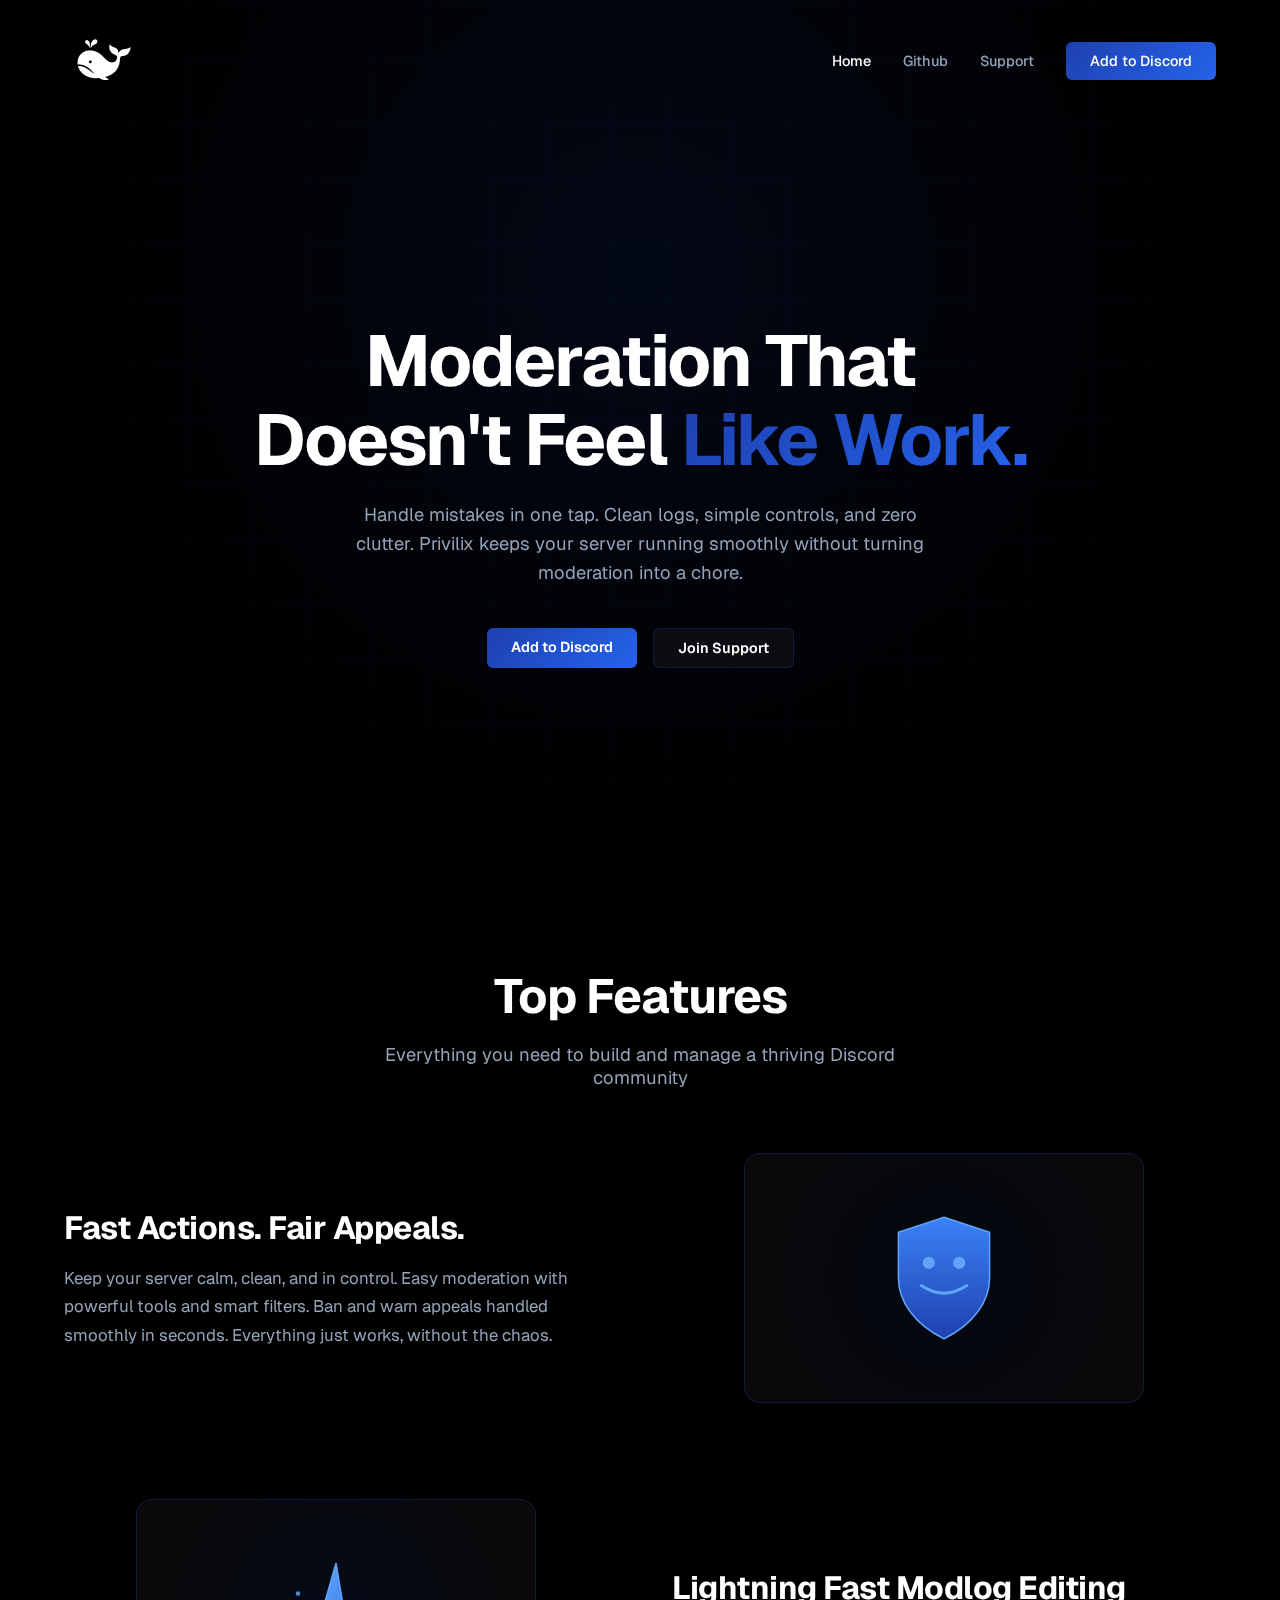
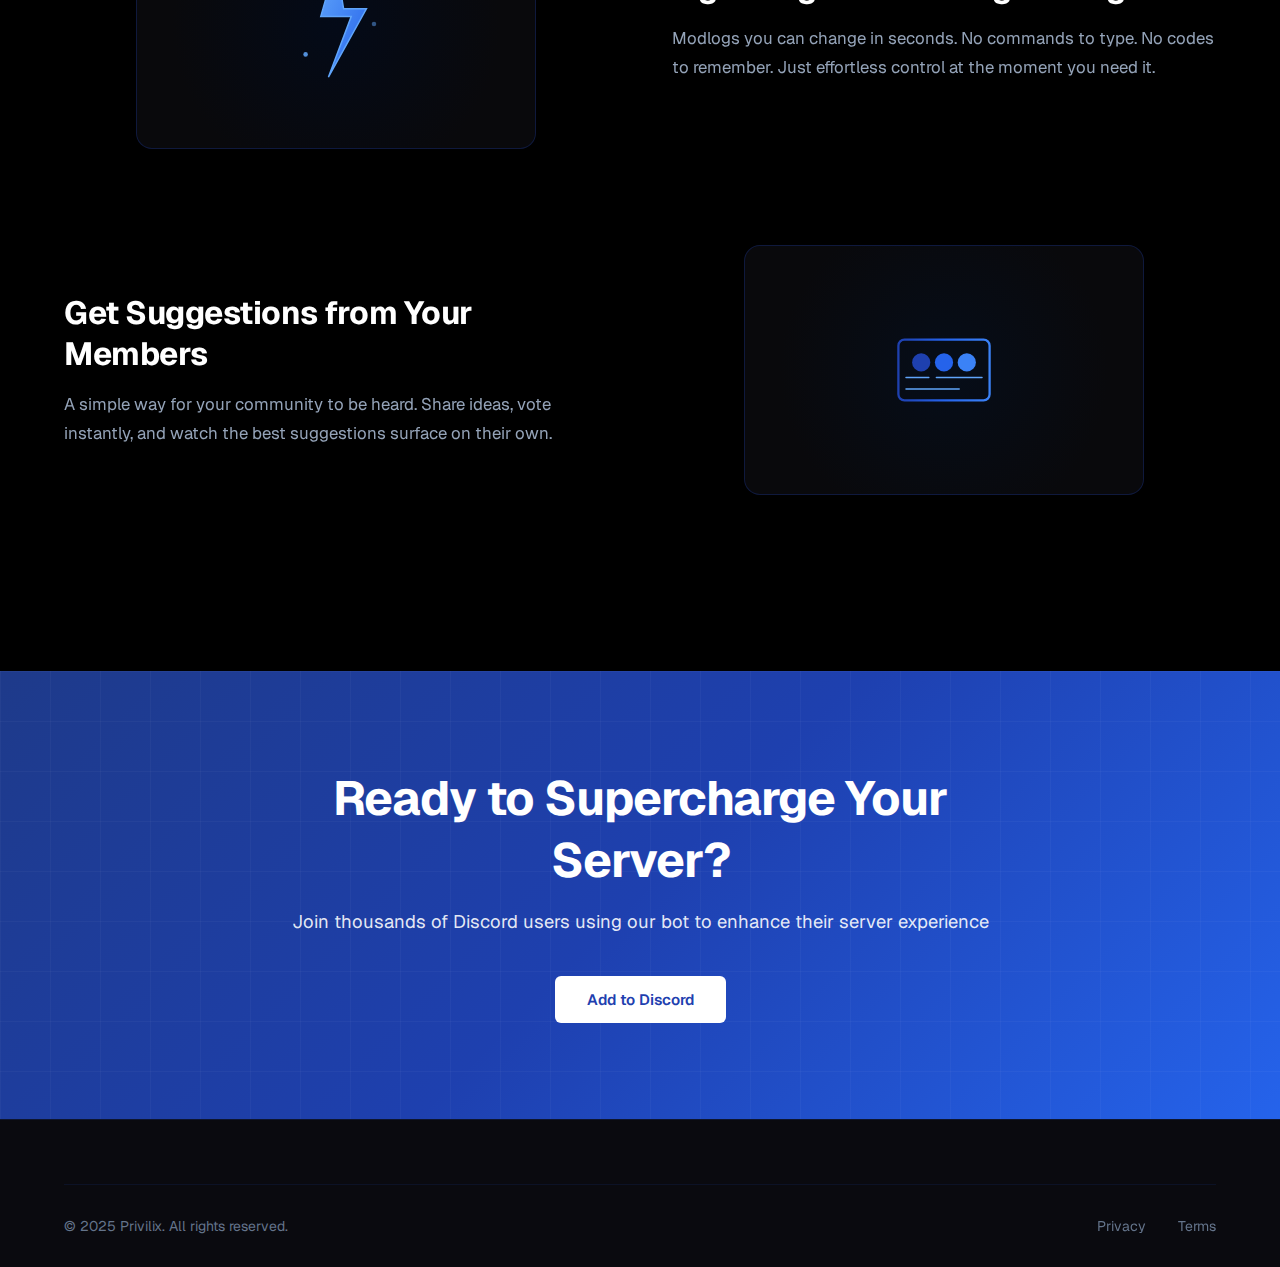
<file: index.html>
<!doctype html>
<html lang="en">
    <head>
        <link rel="preconnect" href="https://fonts.googleapis.com" />
        <link rel="shortcut icon" href="assets/img/favicon.ico" type="image/x-icon" />
        <link rel="preconnect" href="https://fonts.gstatic.com" crossorigin />
        <link
            href="https://fonts.googleapis.com/css2?family=Geist:wght@100..900&display=swap"
            rel="stylesheet"
        />
        <meta charset="UTF-8" />
        <meta name="viewport" content="width=device-width, initial-scale=1.0" />
        <title>Privilix - Less stress. More community.</title>
        <meta property="og:title" content="Privilix — Less Stress, More Community" />
<meta property="og:description" content="Clean modlogs, smooth appeals, simple suggestions and solid moderation. One bot that keeps your server running without the clutter." />
        <link
            rel="stylesheet"
            href="assets/css/index.css"
            type="text/css"
            media="all"
        />
    </head>
    <body>
        <div class="bg-animation"></div>

        <nav>
            <div class="logo">
                <img src="assets/img/nav-logo.png" width="80px" alt="" />
            </div>
            <ul class="nav-links">
                <li><a href="#" class="active">Home</a></li>
                <li><a href="https://github.com/ayushdotdev">Github</a></li>
                <li><a href="https://discord.gg/K6EDkaVERk">Support</a></li>
                <li><a href="https://discord.com/oauth2/authorize?client_id=1133741199505760266&permissions=1374859652183&integration_type=0&scope=bot" class="btn-primary active">Add to Discord</a></li>
            </ul>
            <div class="hamburger" onclick="toggleMenu()">
                <span></span>
                <span></span>
                <span></span>
            </div>
        </nav>

        <div class="mobile-menu">
            <ul>
                <li><a href="#" class="active">Home</a></li>
                <li><a href="https://github.com/ayushdotdev">Github</a></li>
                <li><a href="https://discord.gg/K6EDkaVERk">Support</a></li> 
            </ul>
            <a href="https://discord.com/oauth2/authorize?client_id=1133741199505760266&permissions=1374859652183&integration_type=0&scope=bot" class="btn-primary active">Add to Discord</a>
        </div>

        <section class="hero">
            <div class="hero-content">
                <h1>
                    Moderation That<br />
                    Doesn't Feel <span class="gradient-text">Like Work.</span>
                </h1>
                <p>
                    Handle mistakes in one tap. Clean logs, simple controls, and zero clutter. Privilix keeps your server running smoothly without turning moderation into a chore.
                </p>
                <div class="cta-buttons">
                    <a href="https://discord.com/oauth2/authorize?client_id=1133741199505760266&permissions=1374859652183&integration_type=0&scope=bot" class="btn-primary">Add to Discord</a>
                    <a href="https://discord.gg/K6EDkaVERk" class="btn-secondary">Join Support</a>
                </div>
            </div>
        </section>
        <!-- Features Section -->
        <section class="features-section">
            <div class="section-header">
                <h2>Top Features</h2>
                <p>
                    Everything you need to build and manage a thriving Discord
                    community
                </p>
            </div>

            <div class="feature-row">
                <div class="feature-content">
                    <h3>Fast Actions. Fair Appeals.</h3>
                    <p>
                        Keep your server calm, clean, and in control. Easy moderation with powerful tools and smart filters. Ban and warn appeals handled smoothly in seconds. Everything just works, without the chaos.
                    </p>
                </div>
                <div class="feature-visual">
                    <div class="visual-card moderation">
                        <svg
                            viewBox="0 0 200 200"
                            xmlns="http://www.w3.org/2000/svg"
                        >
                            <defs>
                                <linearGradient
                                    id="shieldGradient"
                                    x1="0%"
                                    y1="0%"
                                    x2="0%"
                                    y2="100%"
                                >
                                    <stop
                                        offset="0%"
                                        style="
                                            stop-color: #3b82f6;
                                            stop-opacity: 1;
                                        "
                                    />
                                    <stop
                                        offset="100%"
                                        style="
                                            stop-color: #1e40af;
                                            stop-opacity: 1;
                                        "
                                    />
                                </linearGradient>
                            </defs>
                            <path
                                d="M100 20 L160 40 L160 100 C160 130 140 160 100 180 C60 160 40 130 40 100 L40 40 Z"
                                fill="url(#shieldGradient)"
                                stroke="#60a5fa"
                                stroke-width="2"
                            />
                            <circle cx="80" cy="80" r="8" fill="#60a5fa" />
                            <circle cx="120" cy="80" r="8" fill="#60a5fa" />
                            <path
                                d="M70 110 Q100 130 130 110"
                                stroke="#60a5fa"
                                stroke-width="4"
                                fill="none"
                                stroke-linecap="round"
                            />
                        </svg>
                    </div>
                </div>
            </div>

            <div class="feature-row reverse">
                <div class="feature-content">
                    <h3>Lightning Fast Modlog Editing</h3>
                    <p>
                        Modlogs you can change in seconds. No commands to type. No codes to remember. Just effortless control at the moment you need it.
                    </p>
                </div>
                <div class="feature-visual">
                    <div class="visual-card lightning">
                        <svg
                            viewBox="0 0 200 200"
                            xmlns="http://www.w3.org/2000/svg"
                        >
                            <defs>
                                <linearGradient
                                    id="lightningGradient"
                                    x1="0%"
                                    y1="0%"
                                    x2="100%"
                                    y2="100%"
                                >
                                    <stop
                                        offset="0%"
                                        style="
                                            stop-color: #60a5fa;
                                            stop-opacity: 1;
                                        "
                                    />
                                    <stop
                                        offset="100%"
                                        style="
                                            stop-color: #2563eb;
                                            stop-opacity: 1;
                                        "
                                    />
                                </linearGradient>
                            </defs>
                            <path
                                d="M100 20 L80 90 L120 90 L90 170 L140 80 L110 80 Z"
                                fill="url(#lightningGradient)"
                                stroke="#60a5fa"
                                stroke-width="2"
                            />
                            <circle
                                cx="50"
                                cy="60"
                                r="3"
                                fill="#60a5fa"
                                opacity="0.6"
                            >
                                <animate
                                    attributeName="opacity"
                                    values="0.3;1;0.3"
                                    dur="2s"
                                    repeatCount="indefinite"
                                />
                            </circle>
                            <circle
                                cx="150"
                                cy="100"
                                r="3"
                                fill="#60a5fa"
                                opacity="0.6"
                            >
                                <animate
                                    attributeName="opacity"
                                    values="1;0.3;1"
                                    dur="2s"
                                    repeatCount="indefinite"
                                />
                            </circle>
                            <circle
                                cx="60"
                                cy="140"
                                r="3"
                                fill="#60a5fa"
                                opacity="0.6"
                            >
                                <animate
                                    attributeName="opacity"
                                    values="0.5;1;0.5"
                                    dur="2s"
                                    repeatCount="indefinite"
                                />
                            </circle>
                        </svg>
                    </div>
                </div>
            </div>

            <div class="feature-row">
                <div class="feature-content">
                    <h3>Get Suggestions from Your Members</h3>
                    <p>
                        A simple way for your community to be heard. Share ideas, vote instantly, and watch the best suggestions surface on their own.
                    </p>
                </div>
                <div class="feature-visual">
                    <div class="visual-card customize">
                        <svg
                            viewBox="0 0 200 200"
                            xmlns="http://www.w3.org/2000/svg"
                        >
                            <defs>
                                <linearGradient
                                    id="paletteGradient"
                                    x1="0%"
                                    y1="0%"
                                    x2="100%"
                                    y2="0%"
                                >
                                    <stop
                                        offset="0%"
                                        style="
                                            stop-color: #1e40af;
                                            stop-opacity: 1;
                                        "
                                    />
                                    <stop
                                        offset="50%"
                                        style="
                                            stop-color: #2563eb;
                                            stop-opacity: 1;
                                        "
                                    />
                                    <stop
                                        offset="100%"
                                        style="
                                            stop-color: #3b82f6;
                                            stop-opacity: 1;
                                        "
                                    />
                                </linearGradient>
                            </defs>
                            <rect
                                x="40"
                                y="60"
                                width="120"
                                height="80"
                                rx="8"
                                fill="none"
                                stroke="url(#paletteGradient)"
                                stroke-width="3"
                            />
                            <circle cx="70" cy="90" r="12" fill="#1e40af" />
                            <circle cx="100" cy="90" r="12" fill="#2563eb" />
                            <circle cx="130" cy="90" r="12" fill="#3b82f6" />
                            <path
                                d="M50 110 L80 110"
                                stroke="#60a5fa"
                                stroke-width="2"
                                stroke-linecap="round"
                            />
                            <path
                                d="M90 110 L150 110"
                                stroke="#60a5fa"
                                stroke-width="2"
                                stroke-linecap="round"
                            />
                            <path
                                d="M50 125 L120 125"
                                stroke="#60a5fa"
                                stroke-width="2"
                                stroke-linecap="round"
                            />
                        </svg>
                    </div>
                </div>
            </div>
        </section>

        <!-- CTA Section -->
        <section class="cta-section">
            <div class="cta-container">
                <div class="cta-content">
                    <h2>Ready to Supercharge Your Server?</h2>
                    <p>
                        Join thousands of Discord users using our bot to enhance their server experience
                    </p>
                    <div class="cta-buttons">
                        <a href="https://discord.com/oauth2/authorize?client_id=1133741199505760266&permissions=1374859652183&integration_type=0&scope=bot" class="btn-cta-primary">Add to Discord</a>
                    </div>
                </div>
            </div>
        </section>

        <!-- Footer -->
        <footer class="footer">
            <div class="footer-container">

                <div class="footer-bottom">
                    <p>&copy; 2025 Privilix. All rights reserved.</p>
                    <div class="footer-bottom-links">
                        <a href="pp.html">Privacy</a>
                        <a href="tos.html">Terms</a>
                    </div>
                </div>
            </div>
        </footer>
        <script>
            function toggleMenu() {
                const hamburger = document.querySelector(".hamburger");
                const mobileMenu = document.querySelector(".mobile-menu");
                hamburger.classList.toggle("active");
                mobileMenu.classList.toggle("active");
            }

            // Close menu when clicking outside
            document.addEventListener("click", function (event) {
                const mobileMenu = document.querySelector(".mobile-menu");
                const hamburger = document.querySelector(".hamburger");
                const isClickInside =
                    mobileMenu.contains(event.target) ||
                    hamburger.contains(event.target);

                if (!isClickInside && mobileMenu.classList.contains("active")) {
                    hamburger.classList.remove("active");
                    mobileMenu.classList.remove("active");
                }
            });
        </script>
    </body>
</html>
</file>
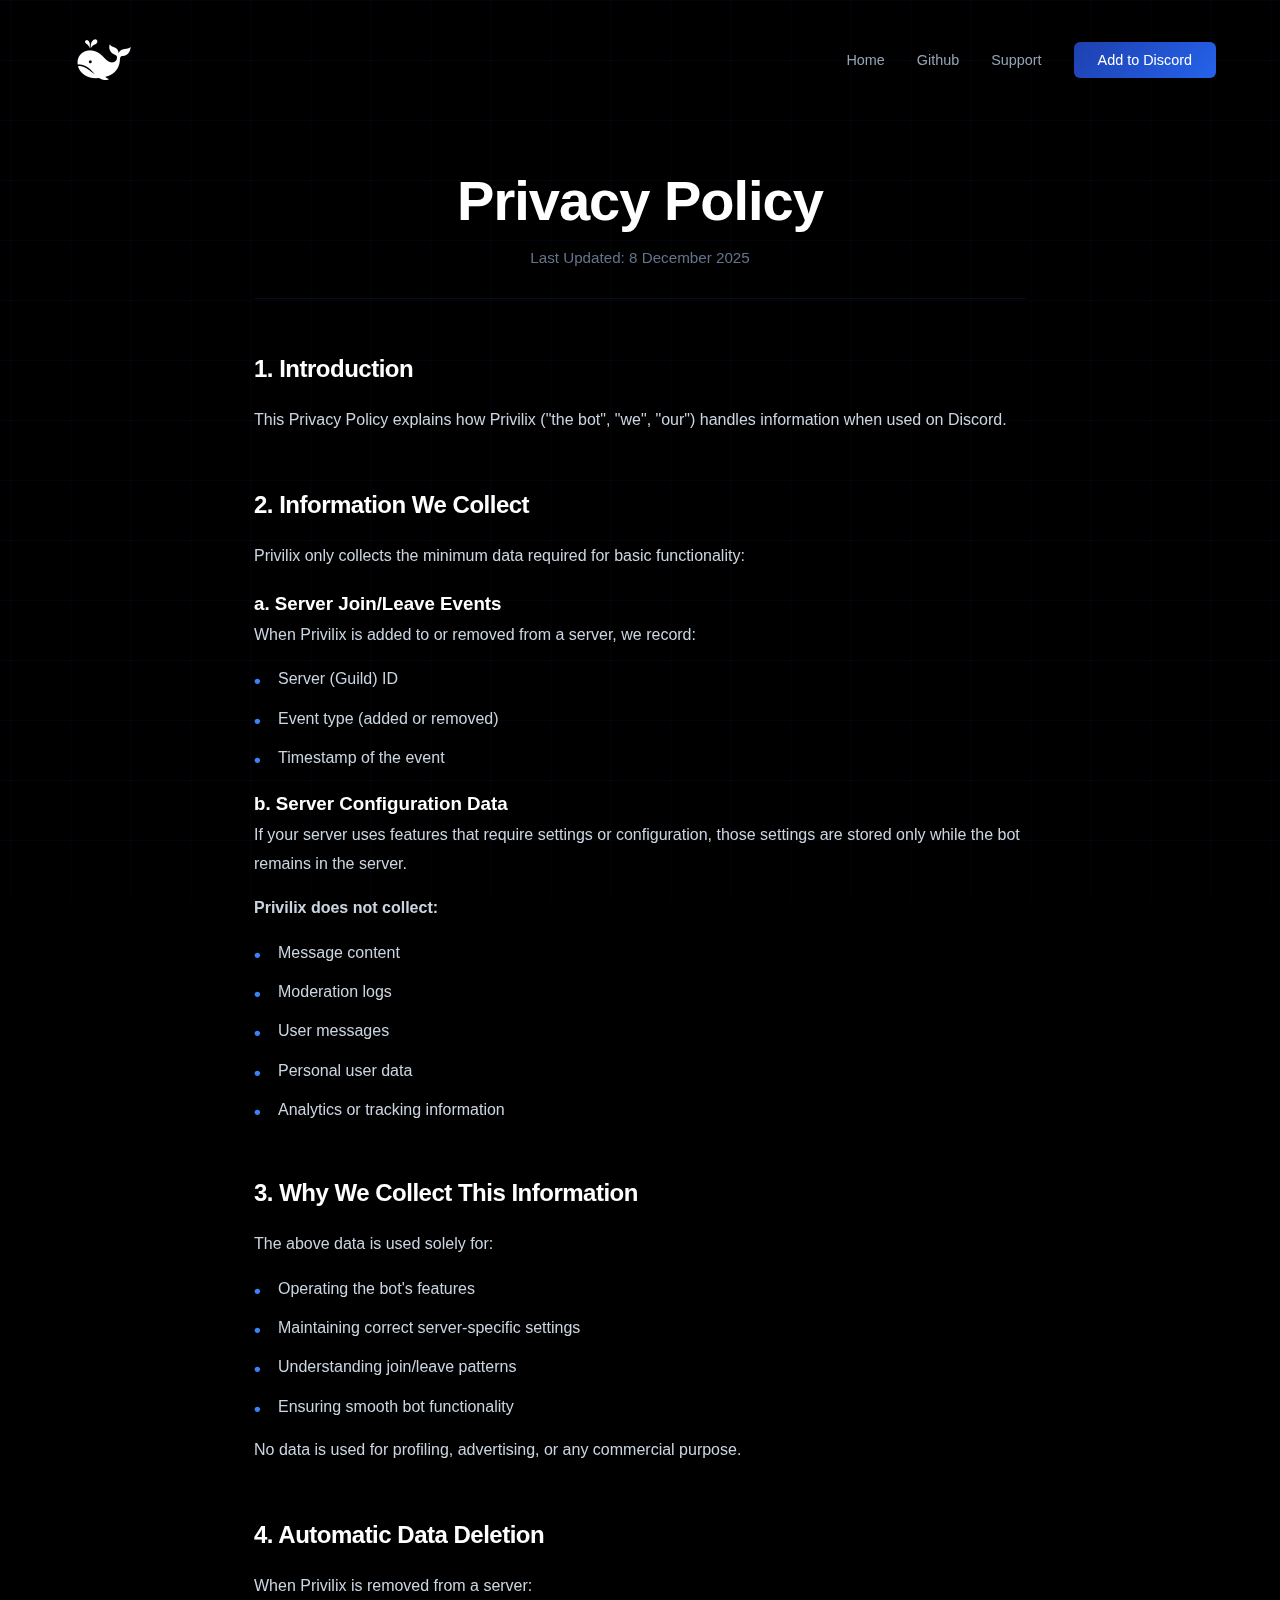
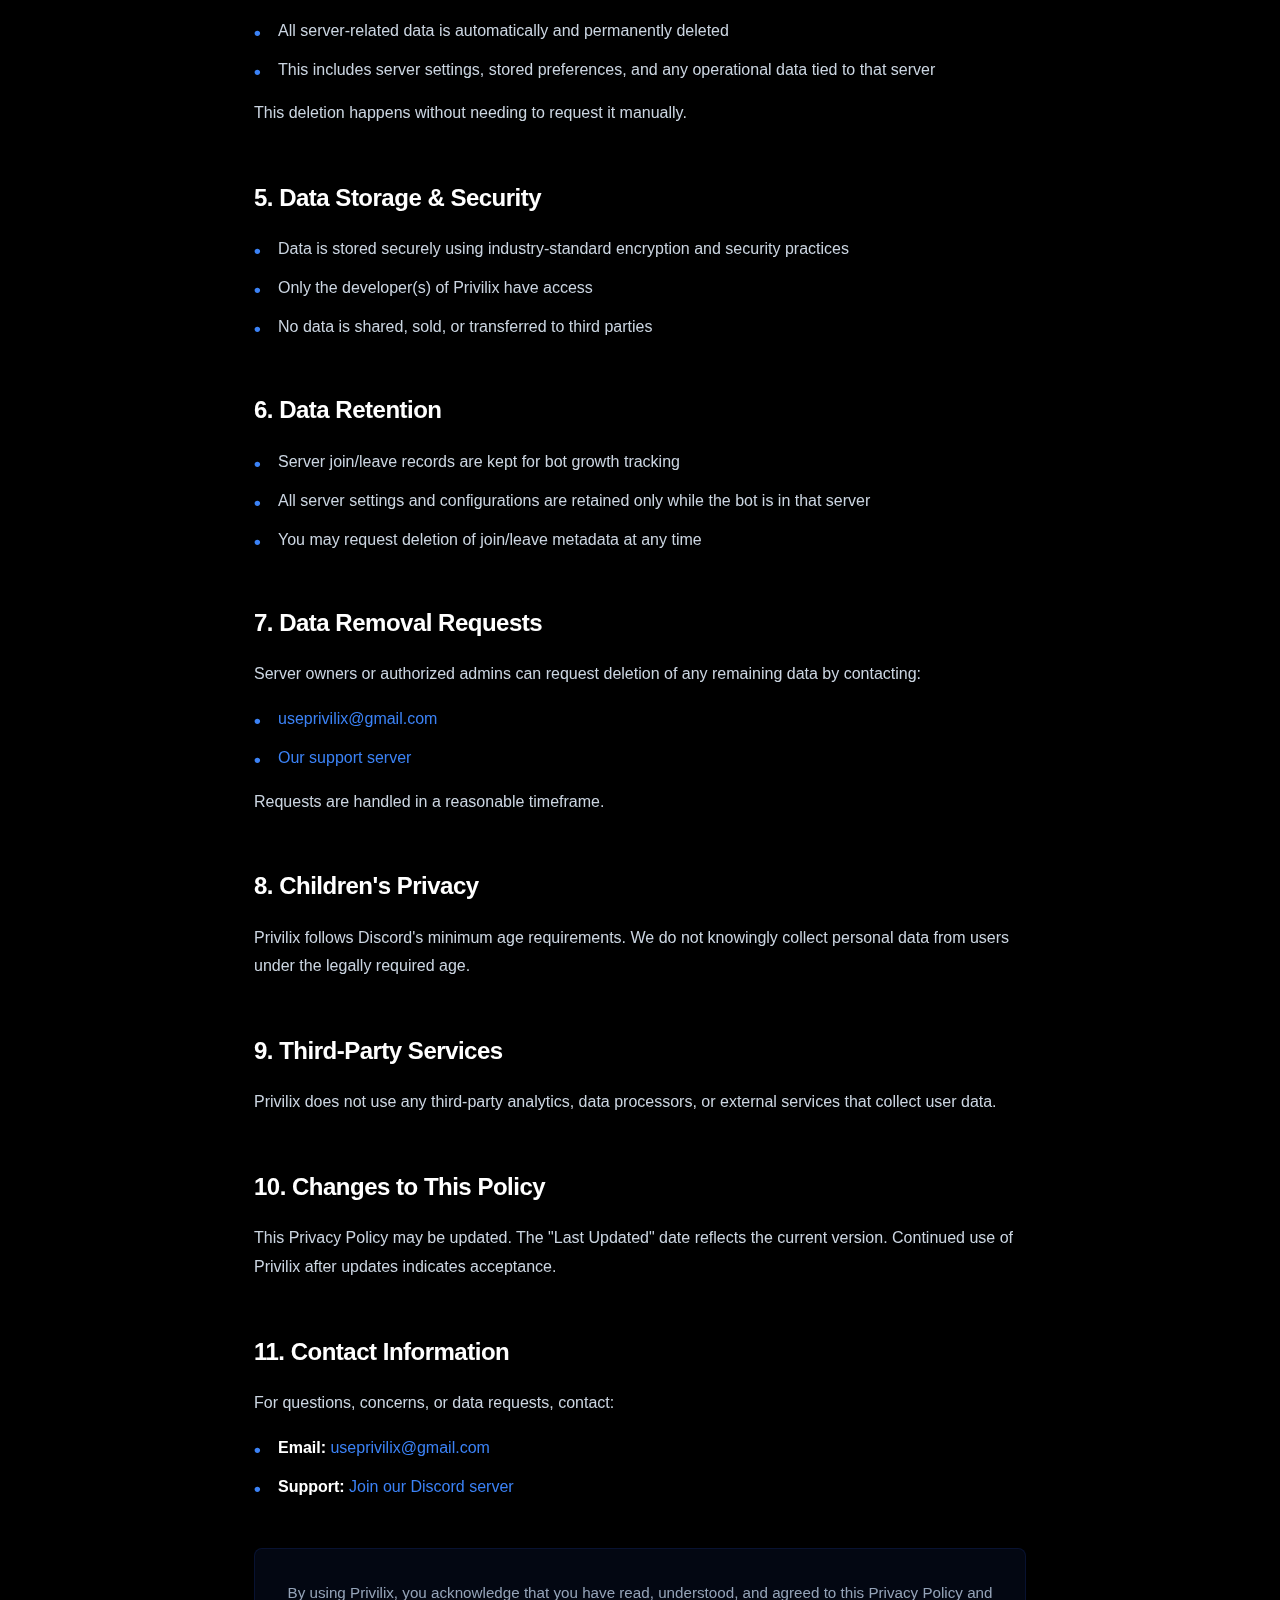
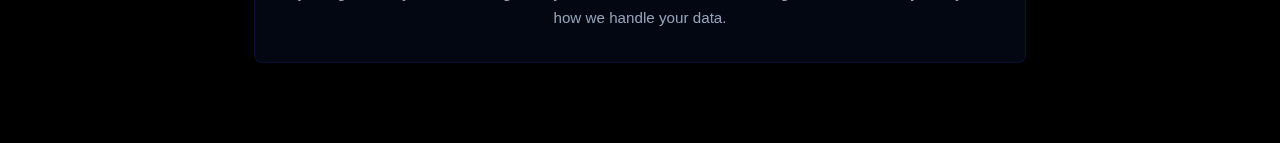
<file: pp.html>
<!DOCTYPE html>
<html lang="en">
<head>
    <meta charset="UTF-8">
    <meta name="viewport" content="width=device-width, initial-scale=1.0">
    <title>Privacy Policy - Privilix</title>
    <link rel="stylesheet" href="assets/css/tos.css">
</head>
<body>
    <div class="bg-grid"></div>
    
    <nav>
        <div class="logo">
            <img src="assets/img/nav-logo.png" width="80px" alt="" />
        </div>
        <ul class="nav-links">
            <li><a href="index.html">Home</a></li>
            <li><a href="https://github.com/privilix">Github</a></li>
            <li><a href="https://discord.gg/K6EDkaVERk">Support</a></li>
            <li><a href="https://discord.com/oauth2/authorize?client_id=1133741199505760266&permissions=1374859652183&integration_type=0&scope=bot" class="btn-primary active">Add to Discord</a></li>
        </ul>
        <div class="hamburger" onclick="toggleMenu()">
            <span></span>
            <span></span>
            <span></span>
        </div>
    </nav>

    <div class="mobile-menu">
        <ul>
            <li><a href="index.html">Home</a></li>
            <li><a href="https://github.com/privilix">Github</a></li>
            <li><a href="https://discord.gg/K6EDkaVERk">Support</a></li>
        </ul>
        <a href="https://discord.com/oauth2/authorize?client_id=1133741199505760266&permissions=1374859652183&integration_type=0&scope=bot" class="btn-primary active">Add to Discord</a>
    </div>

    <div class="legal-container">
        <div class="legal-header">
            <h1>Privacy Policy</h1>
            <p class="last-updated">Last Updated: 8 December 2025</p>
        </div>

        <div class="legal-content">
            <section class="legal-section">
                <h2>1. Introduction</h2>
                <p>This Privacy Policy explains how Privilix ("the bot", "we", "our") handles information when used on Discord.</p>
            </section>

            <section class="legal-section">
                <h2>2. Information We Collect</h2>
                <p>Privilix only collects the minimum data required for basic functionality:</p>
                
                <h3>a. Server Join/Leave Events</h3>
                <p>When Privilix is added to or removed from a server, we record:</p>
                <ul>
                    <li>Server (Guild) ID</li>
                    <li>Event type (added or removed)</li>
                    <li>Timestamp of the event</li>
                </ul>

                <h3>b. Server Configuration Data</h3>
                <p>If your server uses features that require settings or configuration, those settings are stored only while the bot remains in the server.</p>

                <p><strong>Privilix does not collect:</strong></p>
                <ul>
                    <li>Message content</li>
                    <li>Moderation logs</li>
                    <li>User messages</li>
                    <li>Personal user data</li>
                    <li>Analytics or tracking information</li>
                </ul>
            </section>

            <section class="legal-section">
                <h2>3. Why We Collect This Information</h2>
                <p>The above data is used solely for:</p>
                <ul>
                    <li>Operating the bot's features</li>
                    <li>Maintaining correct server-specific settings</li>
                    <li>Understanding join/leave patterns</li>
                    <li>Ensuring smooth bot functionality</li>
                </ul>
                <p>No data is used for profiling, advertising, or any commercial purpose.</p>
            </section>

            <section class="legal-section">
                <h2>4. Automatic Data Deletion</h2>
                <p>When Privilix is removed from a server:</p>
                <ul>
                    <li>All server-related data is automatically and permanently deleted</li>
                    <li>This includes server settings, stored preferences, and any operational data tied to that server</li>
                </ul>
                <p>This deletion happens without needing to request it manually.</p>
            </section>

            <section class="legal-section">
                <h2>5. Data Storage & Security</h2>
                <ul>
                    <li>Data is stored securely using industry-standard encryption and security practices</li>
                    <li>Only the developer(s) of Privilix have access</li>
                    <li>No data is shared, sold, or transferred to third parties</li>
                </ul>
            </section>

            <section class="legal-section">
                <h2>6. Data Retention</h2>
                <ul>
                    <li>Server join/leave records are kept for bot growth tracking</li>
                    <li>All server settings and configurations are retained only while the bot is in that server</li>
                    <li>You may request deletion of join/leave metadata at any time</li>
                </ul>
            </section>

            <section class="legal-section">
                <h2>7. Data Removal Requests</h2>
                <p>Server owners or authorized admins can request deletion of any remaining data by contacting:</p>
                <ul class="contact-list">
                    <li><a href="mailto:useprivilix@gmail.com">useprivilix@gmail.com</a></li>
                    <li><a href="https://discord.gg/K6EDkaVERk">Our support server</a></li>
                </ul>
                <p>Requests are handled in a reasonable timeframe.</p>
            </section>

            <section class="legal-section">
                <h2>8. Children's Privacy</h2>
                <p>Privilix follows Discord's minimum age requirements. We do not knowingly collect personal data from users under the legally required age.</p>
            </section>

            <section class="legal-section">
                <h2>9. Third-Party Services</h2>
                <p>Privilix does not use any third-party analytics, data processors, or external services that collect user data.</p>
            </section>

            <section class="legal-section">
                <h2>10. Changes to This Policy</h2>
                <p>This Privacy Policy may be updated. The "Last Updated" date reflects the current version. Continued use of Privilix after updates indicates acceptance.</p>
            </section>

            <section class="legal-section">
                <h2>11. Contact Information</h2>
                <p>For questions, concerns, or data requests, contact:</p>
                <ul class="contact-list">
                    <li><strong>Email:</strong> <a href="mailto:useprivilix@gmail.com">useprivilix@gmail.com</a></li>
                    <li><strong>Support:</strong> <a href="https://discord.gg/K6EDkaVERk">Join our Discord server</a></li>
                </ul>
            </section>
        </div>

        <div class="legal-footer">
            <p>By using Privilix, you acknowledge that you have read, understood, and agreed to this Privacy Policy and how we handle your data.</p>
        </div>
    </div>

    <script>
        function toggleMenu() {
            const hamburger = document.querySelector('.hamburger');
            const mobileMenu = document.querySelector('.mobile-menu');
            hamburger.classList.toggle('active');
            mobileMenu.classList.toggle('active');
        }

        document.addEventListener('click', function(event) {
            const mobileMenu = document.querySelector('.mobile-menu');
            const hamburger = document.querySelector('.hamburger');
            const isClickInside = mobileMenu.contains(event.target) || hamburger.contains(event.target);
            
            if (!isClickInside && mobileMenu.classList.contains('active')) {
                hamburger.classList.remove('active');
                mobileMenu.classList.remove('active');
            }
        });
    </script>
</body>
</html>
</file>
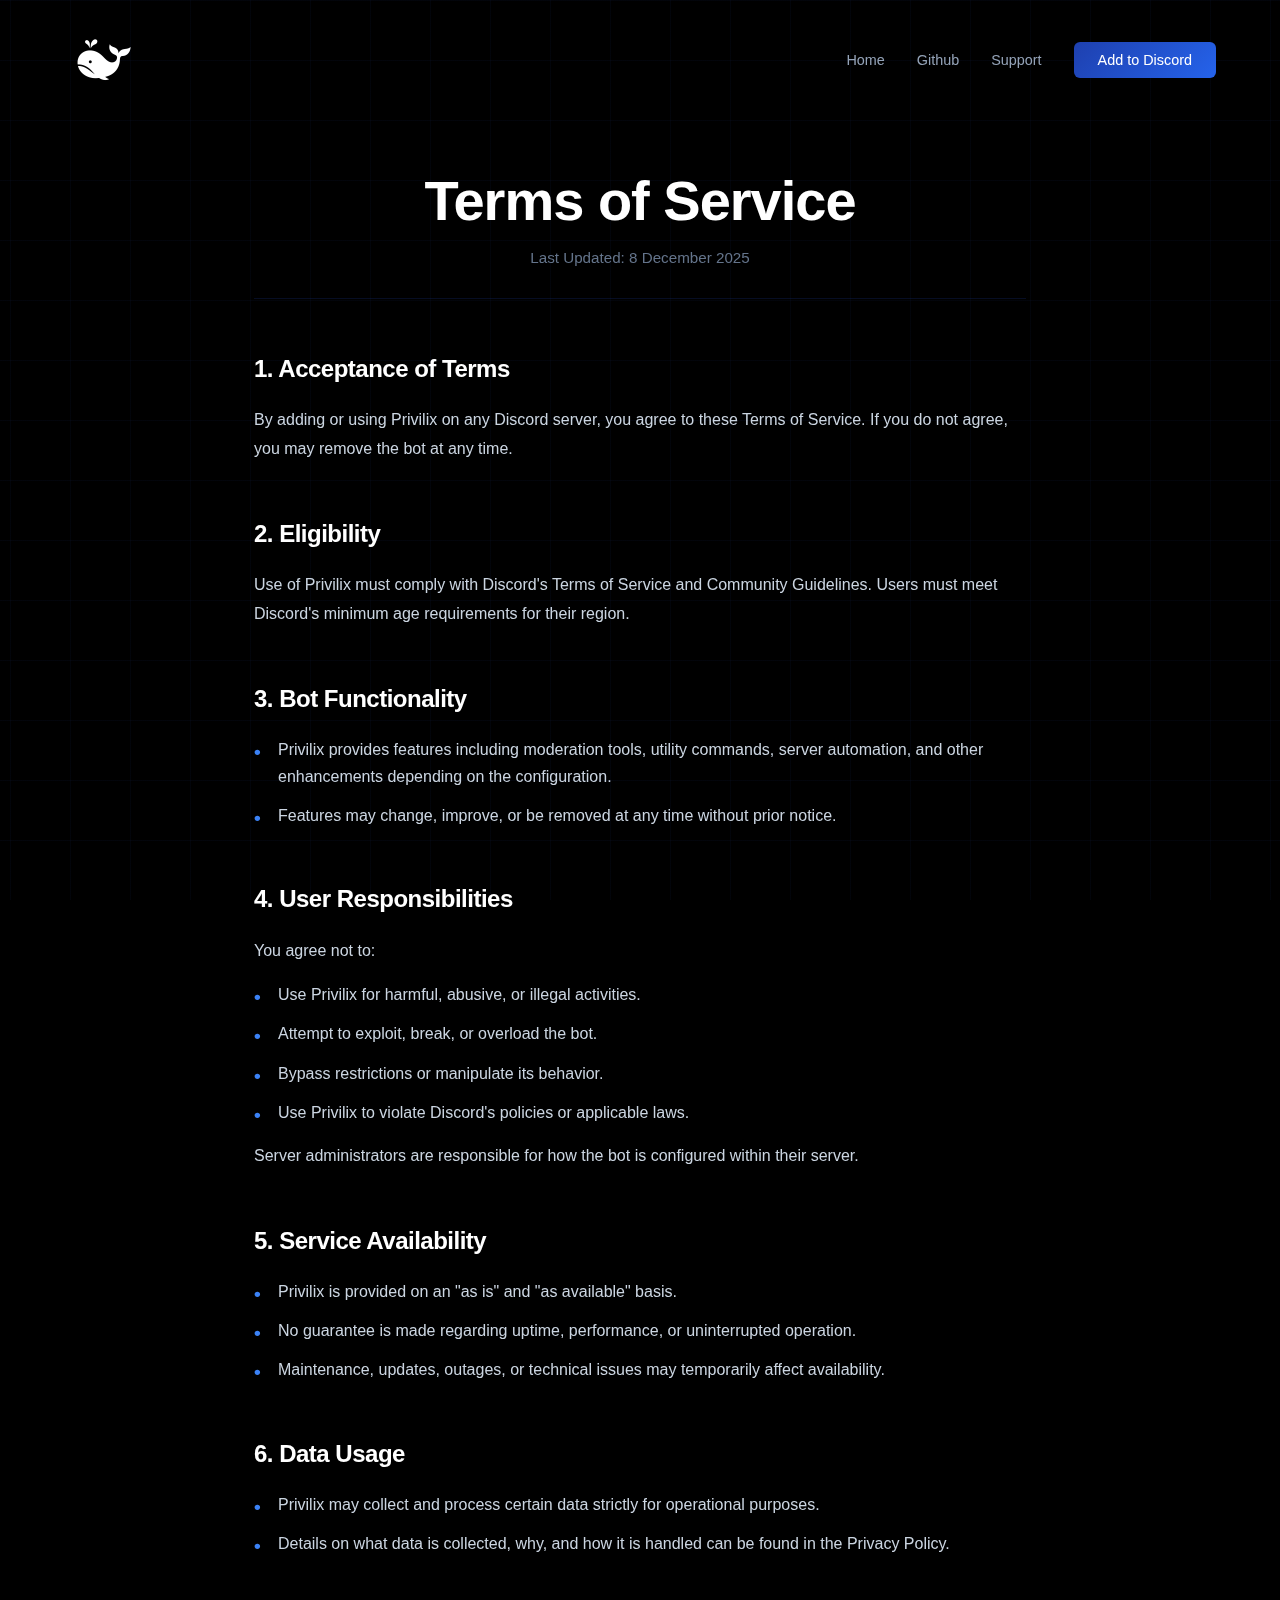
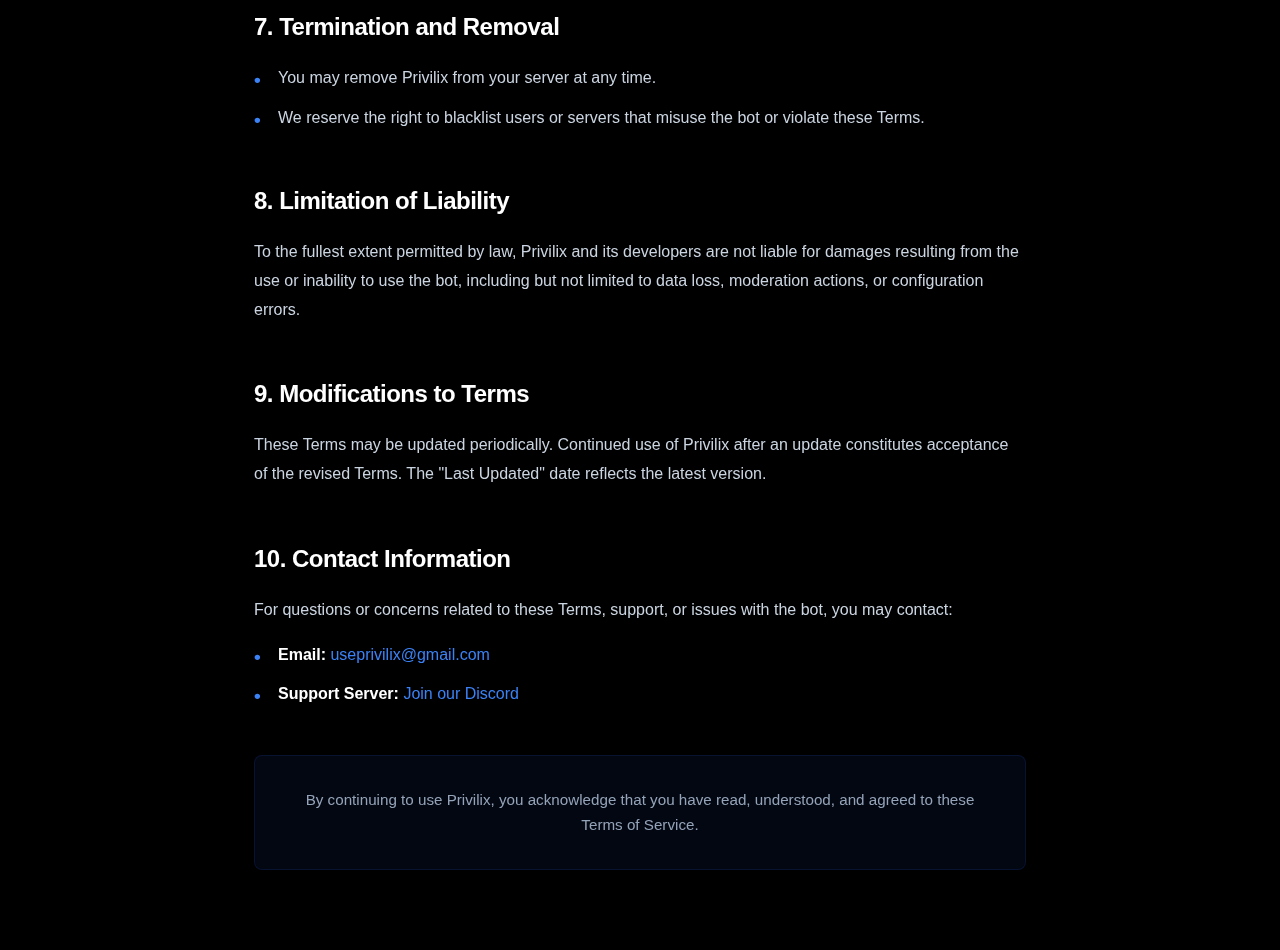
<file: tos.html>
<!DOCTYPE html>
<html lang="en">
<head>
    <meta charset="UTF-8">
    <meta name="viewport" content="width=device-width, initial-scale=1.0">
    <title>Terms of Service - Privilix</title>
    <link rel="stylesheet" href="assets/css/tos.css">
</head>
<body>
    <div class="bg-grid"></div>
    
    <nav>
        <div class="logo">
            <img src="assets/img/nav-logo.png" width="80px" alt="" />
        </div>
        <ul class="nav-links">
            <li><a href="index.html">Home</a></li>
            <li><a href="commands.html">Github</a></li>
            <li><a href="https://discord.gg/K6EDkaVERk">Support</a></li>
            <li><a href="https://discord.com/oauth2/authorize?client_id=1133741199505760266&permissions=1374859652183&integration_type=0&scope=bot" class="btn-primary active">Add to Discord</a></li>
        </ul>
        <div class="hamburger" onclick="toggleMenu()">
            <span></span>
            <span></span>
            <span></span>
        </div>
    </nav>

    <div class="mobile-menu">
        <ul>
            <li><a href="index.html">Home</a></li>
            <li><a href="commands.html">Github</a></li>
            <li><a href="https://discord.gg/K6EDkaVERk">Support</a></li>
        </ul>
        <a href="https://discord.com/oauth2/authorize?client_id=1133741199505760266&permissions=1374859652183&integration_type=0&scope=bot" class="btn-primary active">Add to Discord</a>
    </div>

    <div class="legal-container">
        <div class="legal-header">
            <h1>Terms of Service</h1>
            <p class="last-updated">Last Updated: 8 December 2025</p>
        </div>

        <div class="legal-content">
            <section class="legal-section">
                <h2>1. Acceptance of Terms</h2>
                <p>By adding or using Privilix on any Discord server, you agree to these Terms of Service. If you do not agree, you may remove the bot at any time.</p>
            </section>

            <section class="legal-section">
                <h2>2. Eligibility</h2>
                <p>Use of Privilix must comply with Discord's Terms of Service and Community Guidelines. Users must meet Discord's minimum age requirements for their region.</p>
            </section>

            <section class="legal-section">
                <h2>3. Bot Functionality</h2>
                <ul>
                    <li>Privilix provides features including moderation tools, utility commands, server automation, and other enhancements depending on the configuration.</li>
                    <li>Features may change, improve, or be removed at any time without prior notice.</li>
                </ul>
            </section>

            <section class="legal-section">
                <h2>4. User Responsibilities</h2>
                <p>You agree not to:</p>
                <ul>
                    <li>Use Privilix for harmful, abusive, or illegal activities.</li>
                    <li>Attempt to exploit, break, or overload the bot.</li>
                    <li>Bypass restrictions or manipulate its behavior.</li>
                    <li>Use Privilix to violate Discord's policies or applicable laws.</li>
                </ul>
                <p>Server administrators are responsible for how the bot is configured within their server.</p>
            </section>

            <section class="legal-section">
                <h2>5. Service Availability</h2>
                <ul>
                    <li>Privilix is provided on an "as is" and "as available" basis.</li>
                    <li>No guarantee is made regarding uptime, performance, or uninterrupted operation.</li>
                    <li>Maintenance, updates, outages, or technical issues may temporarily affect availability.</li>
                </ul>
            </section>

            <section class="legal-section">
                <h2>6. Data Usage</h2>
                <ul>
                    <li>Privilix may collect and process certain data strictly for operational purposes.</li>
                    <li>Details on what data is collected, why, and how it is handled can be found in the Privacy Policy.</li>
                </ul>
            </section>

            <section class="legal-section">
                <h2>7. Termination and Removal</h2>
                <ul>
                    <li>You may remove Privilix from your server at any time.</li>
                    <li>We reserve the right to blacklist users or servers that misuse the bot or violate these Terms.</li>
                </ul>
            </section>

            <section class="legal-section">
                <h2>8. Limitation of Liability</h2>
                <p>To the fullest extent permitted by law, Privilix and its developers are not liable for damages resulting from the use or inability to use the bot, including but not limited to data loss, moderation actions, or configuration errors.</p>
            </section>

            <section class="legal-section">
                <h2>9. Modifications to Terms</h2>
                <p>These Terms may be updated periodically. Continued use of Privilix after an update constitutes acceptance of the revised Terms. The "Last Updated" date reflects the latest version.</p>
            </section>

            <section class="legal-section">
                <h2>10. Contact Information</h2>
                <p>For questions or concerns related to these Terms, support, or issues with the bot, you may contact:</p>
                <ul class="contact-list">
                    <li><strong>Email:</strong> <a href="mailto:useprivilix@gmail.com">useprivilix@gmail.com</a></li>
                    <li><strong>Support Server:</strong> <a href="https://discord.gg/K6EDkaVERk">Join our Discord</a></li>
                </ul>
            </section>
        </div>

        <div class="legal-footer">
            <p>By continuing to use Privilix, you acknowledge that you have read, understood, and agreed to these Terms of Service.</p>
        </div>
    </div>

    <script>
        function toggleMenu() {
            const hamburger = document.querySelector('.hamburger');
            const mobileMenu = document.querySelector('.mobile-menu');
            hamburger.classList.toggle('active');
            mobileMenu.classList.toggle('active');
        }

        document.addEventListener('click', function(event) {
            const mobileMenu = document.querySelector('.mobile-menu');
            const hamburger = document.querySelector('.hamburger');
            const isClickInside = mobileMenu.contains(event.target) || hamburger.contains(event.target);
            
            if (!isClickInside && mobileMenu.classList.contains('active')) {
                hamburger.classList.remove('active');
                mobileMenu.classList.remove('active');
            }
        });
    </script>
</body>
</html>
</file>
<file: assets/css/index.css>
* {
            margin: 0;
            padding: 0;
            box-sizing: border-box;
        }

        body {
            font-family: "Geist",-apple-system, BlinkMacSystemFont, 'Segoe UI', Roboto, 'Helvetica Neue', Arial, sans-serif;
            background: #000000;
            color: #fff;
            overflow-x: hidden;
            position: relative;
        }

        /* Grid Background */
        .bg-animation {
            position: fixed;
            top: 0;
            left: 0;
            width: 100%;
            height: 100%;
            z-index: 0;
            background-image: 
                linear-gradient(rgba(30, 58, 138, 0.08) 1px, transparent 1px),
                linear-gradient(90deg, rgba(30, 58, 138, 0.08) 1px, transparent 1px);
            background-size: 60px 60px;
            background-position: center center;
        }

        .bg-animation::before {
            content: '';
            position: absolute;
            top: 0;
            left: 0;
            right: 0;
            bottom: 0;
            background: radial-gradient(circle at 50% 30%, rgba(29, 78, 216, 0.1) 0%, transparent 60%);
            pointer-events: none;
        }

        /* Navigation */
        nav {
            display: flex;
            justify-content: space-between;
            align-items: center;
            padding: 1.25rem 5%;
            position: relative;
            z-index: 100;
            max-width: 1400px;
            margin: 0 auto;
        }

        .logo {
            display: flex;
            align-items: center;
            gap: 0.625rem;
            font-size: 1.25rem;
            font-weight: 600;
            letter-spacing: -0.5px;
        }

        .logo-icon {
            width: 36px;
            height: 36px;
            background: linear-gradient(135deg, #1e3a8a, #1e40af);
            border-radius: 8px;
            display: flex;
            align-items: center;
            justify-content: center;
            font-size: 1.25rem;
        }

        .nav-links {
            display: flex;
            gap: 2rem;
            list-style: none;
            align-items: center;
        }

        .nav-links a {
            color: #94a3b8;
            text-decoration: none;
            font-size: 0.9rem;
            transition: color 0.2s;
            font-weight: 500;
        }

        .nav-links a:hover,
        .nav-links a.active {
            color: #fff;
        }

        .btn-primary {
            background: linear-gradient(135deg, #1e40af, #2563eb);
            color: #fff;
            padding: 0.625rem 1.5rem;
            border-radius: 6px;
            text-decoration: none;
            font-weight: 600;
            font-size: 0.9rem;
            transition: transform 0.2s, box-shadow 0.2s;
            border: none;
            cursor: pointer;
            white-space: nowrap;
        }

        .btn-primary:hover {
            transform: translateY(-1px);
            box-shadow: 0 4px 20px rgba(29, 78, 216, 0.4);
        }

        /* Hamburger Menu */
        .hamburger {
            display: none;
            flex-direction: column;
            gap: 5px;
            cursor: pointer;
            z-index: 101;
        }

        .hamburger span {
            width: 25px;
            height: 2px;
            background: #fff;
            transition: all 0.3s;
            border-radius: 2px;
        }

        .hamburger.active span:nth-child(1) {
            transform: rotate(45deg) translate(7px, 7px);
        }

        .hamburger.active span:nth-child(2) {
            opacity: 0;
        }

        .hamburger.active span:nth-child(3) {
            transform: rotate(-45deg) translate(7px, -7px);
        }

        /* Mobile Menu */
        .mobile-menu {
            position: fixed;
            top: 0;
            right: -100%;
            width: 280px;
            height: 100vh;
            background: rgba(10, 10, 15, 0.98);
            backdrop-filter: blur(20px);
            padding: 6rem 2rem 2rem;
            transition: right 0.3s;
            z-index: 99;
            border-left: 1px solid rgba(30, 64, 175, 0.2);
        }

        .mobile-menu.active {
            right: 0;
        }

        .mobile-menu ul {
            list-style: none;
            display: flex;
            flex-direction: column;
            gap: 1.5rem;
        }

        .mobile-menu a {
            color: #94a3b8;
            text-decoration: none;
            font-size: 1.1rem;
            transition: color 0.2s;
            font-weight: 500;
        }

        .mobile-menu a:hover,
        .mobile-menu a.active {
            color: #fff;
        }

        .mobile-menu .btn-primary {
            display: block;
            text-align: center;
            margin-top: 2rem;
        }

        /* Hero Section */
        .hero {
            position: relative;
            min-height: 85vh;
            display: flex;
            flex-direction: column;
            align-items: center;
            justify-content: center;
            text-align: center;
            padding: 3rem 5% 4rem;
            z-index: 1;
            max-width: 1400px;
            margin: 0 auto;
        }

        .hero-content {
            max-width: 800px;
            animation: fadeInUp 0.8s ease-out;
        }

        @keyframes fadeInUp {
            from {
                opacity: 0;
                transform: translateY(20px);
            }
            to {
                opacity: 1;
                transform: translateY(0);
            }
        }

        .hero h1 {
            font-size: clamp(2.5rem, 8vw, 4.5rem);
            line-height: 1.1;
            margin-bottom: 1.25rem;
            font-weight: 700;
            letter-spacing: -2px;
        }

        .gradient-text {
            background: linear-gradient(135deg, #1e40af, #2563eb, #3b82f6);
            -webkit-background-clip: text;
            -webkit-text-fill-color: transparent;
            background-clip: text;
            animation: gradientShift 3s ease infinite;
            background-size: 200% 200%;
        }

        @keyframes gradientShift {
            0%, 100% { background-position: 0% 50%; }
            50% { background-position: 100% 50%; }
        }

        .hero p {
            font-size: clamp(1rem, 2.5vw, 1.15rem);
            color: #94a3b8;
            margin-bottom: 2.5rem;
            line-height: 1.6;
            max-width: 600px;
            margin-left: auto;
            margin-right: auto;
        }

        .cta-buttons {
            display: flex;
            gap: 1rem;
            justify-content: center;
            flex-wrap: wrap;
        }

        .btn-secondary {
            background: rgba(15, 15, 20, 0.8);
            backdrop-filter: blur(10px);
            color: #fff;
            padding: 0.625rem 1.5rem;
            border-radius: 6px;
            text-decoration: none;
            font-weight: 600;
            font-size: 0.9rem;
            border: 1px solid rgba(30, 64, 175, 0.3);
            transition: all 0.2s;
            white-space: nowrap;
        }

        .btn-secondary:hover {
            background: rgba(20, 20, 30, 0.9);
            border-color: rgba(30, 64, 175, 0.5);
            transform: translateY(-1px);
        }

        /* Features Preview */
        .features-grid {
            display: grid;
            grid-template-columns: repeat(auto-fit, minmax(240px, 1fr));
            gap: 1.5rem;
            margin-top: 4rem;
            max-width: 1000px;
            width: 100%;
        }

        .feature-card {
            background: rgba(15, 15, 20, 0.6);
            backdrop-filter: blur(10px);
            border: 1px solid rgba(30, 64, 175, 0.2);
            border-radius: 12px;
            padding: 1.75rem;
            transition: transform 0.2s, border-color 0.2s;
            animation: fadeInUp 0.8s ease-out;
            animation-fill-mode: both;
        }

        .feature-card:nth-child(1) { animation-delay: 0.1s; }
        .feature-card:nth-child(2) { animation-delay: 0.2s; }
        .feature-card:nth-child(3) { animation-delay: 0.3s; }

        .feature-card:hover {
            transform: translateY(-3px);
            border-color: rgba(30, 64, 175, 0.5);
        }

        .feature-icon {
            font-size: 2rem;
            margin-bottom: 0.75rem;
            display: inline-block;
        }

        .feature-card h3 {
            font-size: 1.1rem;
            margin-bottom: 0.5rem;
            color: #fff;
            font-weight: 600;
        }

        .feature-card p {
            font-size: 0.9rem;
            color: #94a3b8;
            line-height: 1.5;
        }

        /* Responsive Design */
        @media (max-width: 768px) {
            nav {
                padding: 1rem 5%;
            }

            .nav-links {
                display: none;
            }

            .nav-links .btn-primary {
                display: none;
            }

            .hamburger {
                display: flex;
            }

            .hero {
                min-height: 80vh;
                padding: 2rem 5% 3rem;
            }

            .hero h1 {
                margin-bottom: 1rem;
            }

            .hero p {
                margin-bottom: 2rem;
            }

            .cta-buttons {
                gap: 0.75rem;
            }

            .btn-primary,
            .btn-secondary {
                padding: 0.75rem 1.75rem;
                font-size: 0.95rem;
            }

            .features-grid {
                grid-template-columns: 1fr;
                gap: 1.25rem;
                margin-top: 3rem;
            }

            .feature-card {
                padding: 1.5rem;
            }
        }

        @media (max-width: 480px) {
            nav {
                padding: 1rem 4%;
            }

            .hero {
                padding: 1.5rem 4% 2.5rem;
            }

            .cta-buttons {
                flex-direction: column;
                width: 100%;
            }

            .btn-primary,
            .btn-secondary {
                width: 100%;
            }
        }
    
    
.features-section {
    position: relative;
    z-index: 1;
    padding: 5rem 5%;
    max-width: 1400px;
    margin: 0 auto;
}

.section-header {
    text-align: center;
    margin-bottom: 4rem;
    animation: fadeInUp 0.8s ease-out;
}

@keyframes fadeInUp {
    from {
        opacity: 0;
        transform: translateY(20px);
    }
    to {
        opacity: 1;
        transform: translateY(0);
    }
}

.section-header h2 {
    font-size: clamp(2rem, 5vw, 3rem);
    font-weight: 700;
    margin-bottom: 1rem;
    letter-spacing: -1px;
}

.section-header p {
    font-size: clamp(1rem, 2vw, 1.15rem);
    color: #94a3b8;
    max-width: 600px;
    margin: 0 auto;
}

.feature-row {
    display: grid;
    grid-template-columns: 1fr 1fr;
    gap: 4rem;
    align-items: center;
    margin-bottom: 6rem;
    animation: fadeInUp 0.8s ease-out;
}

.feature-row.reverse {
    direction: rtl;
}

.feature-row.reverse > * {
    direction: ltr;
}

.feature-content h3 {
    font-size: clamp(1.5rem, 3vw, 2rem);
    font-weight: 700;
    margin-bottom: 1rem;
    letter-spacing: -0.5px;
}

.feature-content p {
    font-size: clamp(0.95rem, 2vw, 1.05rem);
    color: #94a3b8;
    line-height: 1.7;
}

.feature-visual {
    display: flex;
    justify-content: center;
    align-items: center;
}

.visual-card {
    width: 100%;
    max-width: 400px;
    aspect-ratio: 16/10;
    background: rgba(15, 15, 20, 0.6);
    backdrop-filter: blur(10px);
    border: 1px solid rgba(30, 64, 175, 0.3);
    border-radius: 16px;
    padding: 3rem;
    display: flex;
    align-items: center;
    justify-content: center;
    transition: transform 0.3s, border-color 0.3s, box-shadow 0.3s;
}

.visual-card:hover {
    transform: translateY(-5px);
    border-color: rgba(30, 64, 175, 0.5);
    box-shadow: 0 20px 40px rgba(30, 64, 175, 0.2);
}

.visual-card svg {
    width: 100%;
    height: 100%;
    max-width: 200px;
    max-height: 200px;
}

.visual-card.moderation {
    background: radial-gradient(circle at center, rgba(30, 64, 175, 0.1) 0%, rgba(15, 15, 20, 0.6) 70%);
}

.visual-card.lightning {
    background: radial-gradient(circle at center, rgba(37, 99, 235, 0.1) 0%, rgba(15, 15, 20, 0.6) 70%);
}

.visual-card.customize {
    background: radial-gradient(circle at center, rgba(59, 130, 246, 0.1) 0%, rgba(15, 15, 20, 0.6) 70%);
}

/* Responsive Design */
@media (max-width: 968px) {
    .feature-row,
    .feature-row.reverse {
        grid-template-columns: 1fr;
        gap: 2.5rem;
        margin-bottom: 4rem;
        direction: ltr;
    }

    .features-section {
        padding: 3rem 5%;
    }

    .section-header {
        margin-bottom: 3rem;
    }

    .visual-card {
        max-width: 350px;
    }
}

@media (max-width: 640px) {
    .features-section {
        padding: 2.5rem 4%;
    }

    .feature-row {
        gap: 2rem;
        margin-bottom: 3rem;
    }

    .visual-card {
        padding: 2rem;
        max-width: 100%;
    }
}


            /* CTA Section */
            .cta-section {
                position: relative;
                padding: 6rem 5%;
                background: linear-gradient(
                    135deg,
                    #1e3a8a 0%,
                    #1e40af 50%,
                    #2563eb 100%
                );
                overflow: hidden;
            }

            .cta-section::before {
                content: "";
                position: absolute;
                top: 0;
                left: 0;
                right: 0;
                bottom: 0;
                background-image: linear-gradient(
                        rgba(255, 255, 255, 0.03) 1px,
                        transparent 1px
                    ),
                    linear-gradient(
                        90deg,
                        rgba(255, 255, 255, 0.03) 1px,
                        transparent 1px
                    );
                background-size: 50px 50px;
                pointer-events: none;
            }

            .cta-container {
                position: relative;
                max-width: 1400px;
                margin: 0 auto;
                z-index: 1;
            }

            .cta-content {
                text-align: center;
                max-width: 700px;
                margin: 0 auto;
            }

            .cta-content h2 {
                font-size: clamp(2rem, 5vw, 3rem);
                font-weight: 700;
                margin-bottom: 1rem;
                letter-spacing: -1px;
                color: #fff;
            }

            .cta-content p {
                font-size: clamp(1rem, 2vw, 1.15rem);
                color: rgba(255, 255, 255, 0.9);
                margin-bottom: 2.5rem;
                line-height: 1.6;
            }

            .cta-buttons {
                display: flex;
                gap: 1rem;
                justify-content: center;
                flex-wrap: wrap;
            }

            .btn-cta-primary {
                background: #fff;
                color: #1e40af;
                padding: 0.875rem 2rem;
                border-radius: 6px;
                text-decoration: none;
                font-weight: 600;
                font-size: 0.95rem;
                transition:
                    transform 0.2s,
                    box-shadow 0.2s;
                white-space: nowrap;
            }

            .btn-cta-primary:hover {
                transform: translateY(-2px);
                box-shadow: 0 8px 25px rgba(255, 255, 255, 0.3);
            }

            .btn-cta-secondary {
                background: rgba(255, 255, 255, 0.15);
                backdrop-filter: blur(10px);
                color: #fff;
                padding: 0.875rem 2rem;
                border-radius: 6px;
                text-decoration: none;
                font-weight: 600;
                font-size: 0.95rem;
                border: 1px solid rgba(255, 255, 255, 0.3);
                transition: all 0.2s;
                white-space: nowrap;
            }

            .btn-cta-secondary:hover {
                background: rgba(255, 255, 255, 0.25);
                border-color: rgba(255, 255, 255, 0.5);
                transform: translateY(-2px);
            }

            /* Footer */
            .footer {
                background: #0a0a0f;
                padding: 4rem 5% 2rem;
                border-top: 1px solid rgba(30, 64, 175, 0.2);
            }

            .footer-container {
                max-width: 1400px;
                margin: 0 auto;
            }

            .footer-grid {
                display: grid;
                grid-template-columns: 2fr 1fr 1fr 1fr;
                gap: 3rem;
                margin-bottom: 3rem;
            }

            .footer-brand {
                max-width: 350px;
            }

            .footer-logo {
                display: flex;
                align-items: center;
                gap: 0.625rem;
                font-size: 1.25rem;
                font-weight: 600;
                margin-bottom: 1rem;
            }

            .footer-logo .logo-icon {
                width: 36px;
                height: 36px;
                background: linear-gradient(135deg, #1e3a8a, #1e40af);
                border-radius: 8px;
                display: flex;
                align-items: center;
                justify-content: center;
                font-size: 1.25rem;
            }

            .footer-brand p {
                color: #64748b;
                font-size: 0.9rem;
                line-height: 1.6;
                margin-bottom: 1.5rem;
            }

            .footer-socials {
                display: flex;
                gap: 1rem;
            }

            .footer-socials a {
                width: 40px;
                height: 40px;
                display: flex;
                align-items: center;
                justify-content: center;
                background: rgba(30, 64, 175, 0.1);
                border: 1px solid rgba(30, 64, 175, 0.2);
                border-radius: 8px;
                color: #94a3b8;
                transition: all 0.2s;
            }

            .footer-socials a:hover {
                background: rgba(30, 64, 175, 0.2);
                border-color: rgba(30, 64, 175, 0.4);
                color: #fff;
                transform: translateY(-2px);
            }

            .footer-links h4 {
                font-size: 0.95rem;
                font-weight: 600;
                margin-bottom: 1.25rem;
                color: #fff;
            }

            .footer-links ul {
                list-style: none;
            }

            .footer-links ul li {
                margin-bottom: 0.75rem;
            }

            .footer-links a {
                color: #64748b;
                text-decoration: none;
                font-size: 0.9rem;
                transition: color 0.2s;
            }

            .footer-links a:hover {
                color: #fff;
            }

            .footer-bottom {
                display: flex;
                justify-content: space-between;
                align-items: center;
                padding-top: 2rem;
                border-top: 1px solid rgba(30, 64, 175, 0.15);
                flex-wrap: wrap;
                gap: 1rem;
            }

            .footer-bottom p {
                color: #64748b;
                font-size: 0.875rem;
            }

            .footer-bottom-links {
                display: flex;
                gap: 2rem;
            }

            .footer-bottom-links a {
                color: #64748b;
                z-index: 505;
                text-decoration: none;
                font-size: 0.875rem;
                transition: color 0.2s;
            }

            .footer-bottom-links a:hover {
                color: #fff;
            }

            /* Responsive Design */
            @media (max-width: 968px) {
                .footer-grid {
                    grid-template-columns: 1fr 1fr;
                    gap: 2.5rem;
                }

                .footer-brand {
                    max-width: 100%;
                    grid-column: 1 / -1;
                }

                .cta-section {
                    padding: 4rem 5%;
                }
            }

            @media (max-width: 640px) {
                .footer-grid {
                    grid-template-columns: 1fr;
                    gap: 2rem;
                }

                .footer {
                    padding: 3rem 4% 1.5rem;
                }

                .footer-bottom {
                    flex-direction: column;
                    text-align: center;
                    gap: 1.5rem;
                }

                .footer-bottom-links {
                    gap: 1.5rem;
                }

                .cta-section {
                    padding: 3rem 4%;
                }

                .cta-buttons {
                    flex-direction: column;
                    width: 100%;
                }

                .btn-cta-primary,
                .btn-cta-secondary {
                    width: 100%;
                }
            }
</file>
<file: assets/css/tos.css>
* {
    margin: 0;
    padding: 0;
    box-sizing: border-box;
}

body {
    font-family: -apple-system, BlinkMacSystemFont, 'Segoe UI', Roboto, 'Helvetica Neue', Arial, sans-serif;
    background: #000000;
    color: #fff;
    overflow-x: hidden;
    position: relative;
}

/* Grid Background */
.bg-grid {
    position: fixed;
    top: 0;
    left: 0;
    width: 100%;
    height: 100%;
    z-index: 0;
    background-image: 
        linear-gradient(rgba(30, 58, 138, 0.08) 1px, transparent 1px),
        linear-gradient(90deg, rgba(30, 58, 138, 0.08) 1px, transparent 1px);
    background-size: 60px 60px;
    background-position: center center;
}

/* Navigation */
nav {
    display: flex;
    justify-content: space-between;
    align-items: center;
    padding: 1.25rem 5%;
    position: relative;
    z-index: 100;
    max-width: 1400px;
    margin: 0 auto;
}

.logo {
    display: flex;
    align-items: center;
    gap: 0.625rem;
    font-size: 1.25rem;
    font-weight: 600;
    letter-spacing: -0.5px;
}

.logo-icon {
    width: 36px;
    height: 36px;
    background: linear-gradient(135deg, #1e3a8a, #1e40af);
    border-radius: 8px;
    display: flex;
    align-items: center;
    justify-content: center;
    font-size: 1.25rem;
}

.nav-links {
    display: flex;
    gap: 2rem;
    list-style: none;
    align-items: center;
}

.nav-links a {
    color: #94a3b8;
    text-decoration: none;
    font-size: 0.9rem;
    transition: color 0.2s;
    font-weight: 500;
}

.nav-links a:hover,
.nav-links a.active {
    color: #fff;
}

.btn-primary {
    background: linear-gradient(135deg, #1e40af, #2563eb);
    color: #fff;
    padding: 0.625rem 1.5rem;
    border-radius: 6px;
    text-decoration: none;
    font-weight: 600;
    font-size: 0.9rem;
    transition: transform 0.2s, box-shadow 0.2s;
    border: none;
    cursor: pointer;
    white-space: nowrap;
}

.btn-primary:hover {
    transform: translateY(-1px);
    box-shadow: 0 4px 20px rgba(29, 78, 216, 0.4);
}

/* Hamburger Menu */
.hamburger {
    display: none;
    flex-direction: column;
    gap: 5px;
    cursor: pointer;
    z-index: 101;
}

.hamburger span {
    width: 25px;
    height: 2px;
    background: #fff;
    transition: all 0.3s;
    border-radius: 2px;
}

.hamburger.active span:nth-child(1) {
    transform: rotate(45deg) translate(7px, 7px);
}

.hamburger.active span:nth-child(2) {
    opacity: 0;
}

.hamburger.active span:nth-child(3) {
    transform: rotate(-45deg) translate(7px, -7px);
}

/* Mobile Menu */
.mobile-menu {
    position: fixed;
    top: 0;
    right: -100%;
    width: 280px;
    height: 100vh;
    background: rgba(10, 10, 15, 0.98);
    backdrop-filter: blur(20px);
    padding: 6rem 2rem 2rem;
    transition: right 0.3s;
    z-index: 99;
    border-left: 1px solid rgba(30, 64, 175, 0.2);
}

.mobile-menu.active {
    right: 0;
}

.mobile-menu ul {
    list-style: none;
    display: flex;
    flex-direction: column;
    gap: 1.5rem;
}

.mobile-menu a {
    color: #94a3b8;
    text-decoration: none;
    font-size: 1.1rem;
    transition: color 0.2s;
    font-weight: 500;
}

.mobile-menu a:hover,
.mobile-menu a.active {
    color: #fff;
}

.mobile-menu .btn-primary {
    display: block;
    text-align: center;
    margin-top: 2rem;
}

/* Legal Container */
.legal-container {
    position: relative;
    z-index: 1;
    max-width: 900px;
    margin: 0 auto;
    padding: 3rem 5% 5rem;
}

.legal-header {
    text-align: center;
    margin-bottom: 3rem;
    padding-bottom: 2rem;
    border-bottom: 1px solid rgba(30, 64, 175, 0.2);
    animation: fadeInUp 0.8s ease-out;
}

@keyframes fadeInUp {
    from {
        opacity: 0;
        transform: translateY(20px);
    }
    to {
        opacity: 1;
        transform: translateY(0);
    }
}

.legal-header h1 {
    font-size: clamp(2.5rem, 6vw, 3.5rem);
    font-weight: 700;
    margin-bottom: 1rem;
    letter-spacing: -1px;
}

.last-updated {
    font-size: 0.95rem;
    color: #64748b;
    font-weight: 500;
}

.legal-content {
    line-height: 1.8;
    animation: fadeInUp 0.8s ease-out 0.2s;
    animation-fill-mode: both;
}

.legal-section {
    margin-bottom: 3rem;
}

.legal-section h2 {
    font-size: 1.5rem;
    font-weight: 700;
    margin-bottom: 1rem;
    color: #fff;
    letter-spacing: -0.5px;
}

.legal-section p {
    font-size: 1rem;
    color: #cbd5e1;
    margin-bottom: 1rem;
    line-height: 1.8;
}

.legal-section ul {
    list-style: none;
    padding-left: 0;
    margin: 1rem 0;
}

.legal-section ul li {
    font-size: 1rem;
    color: #cbd5e1;
    margin-bottom: 0.75rem;
    padding-left: 1.5rem;
    position: relative;
    line-height: 1.7;
}

.legal-section ul li::before {
    content: "•";
    position: absolute;
    left: 0;
    color: #3b82f6;
    font-weight: bold;
    font-size: 1.2rem;
}

.contact-list {
    margin-top: 1rem;
}

.contact-list li {
    padding-left: 0;
}

.contact-list li::before {
    content: none;
}

.contact-list strong {
    color: #fff;
}

.legal-section a {
    color: #3b82f6;
    text-decoration: none;
    transition: color 0.2s;
    font-weight: 500;
}

.legal-section a:hover {
    color: #60a5fa;
    text-decoration: underline;
}

.legal-footer {
    margin-top: 3rem;
    padding: 2rem;
    background: rgba(30, 64, 175, 0.1);
    border: 1px solid rgba(30, 64, 175, 0.2);
    border-radius: 8px;
    text-align: center;
    animation: fadeInUp 0.8s ease-out 0.4s;
    animation-fill-mode: both;
}

.legal-footer p {
    font-size: 0.95rem;
    color: #94a3b8;
    margin: 0;
    line-height: 1.6;
}

/* Responsive Design */
@media (max-width: 768px) {
    .nav-links {
        display: none;
    }

    .nav-links .btn-primary {
        display: none;
    }

    .hamburger {
        display: flex;
    }

    .legal-container {
        padding: 2rem 4% 3rem;
    }

    .legal-header {
        margin-bottom: 2rem;
        padding-bottom: 1.5rem;
    }

    .legal-section {
        margin-bottom: 2rem;
    }

    .legal-section h2 {
        font-size: 1.25rem;
    }

    .legal-section p,
    .legal-section ul li {
        font-size: 0.95rem;
    }

    .legal-footer {
        padding: 1.5rem;
    }
}

@media (max-width: 480px) {
    nav {
        padding: 1rem 4%;
    }

    .legal-container {
        padding: 1.5rem 4% 2.5rem;
    }

    .legal-section ul li {
        padding-left: 1.25rem;
    }
}
</file>
